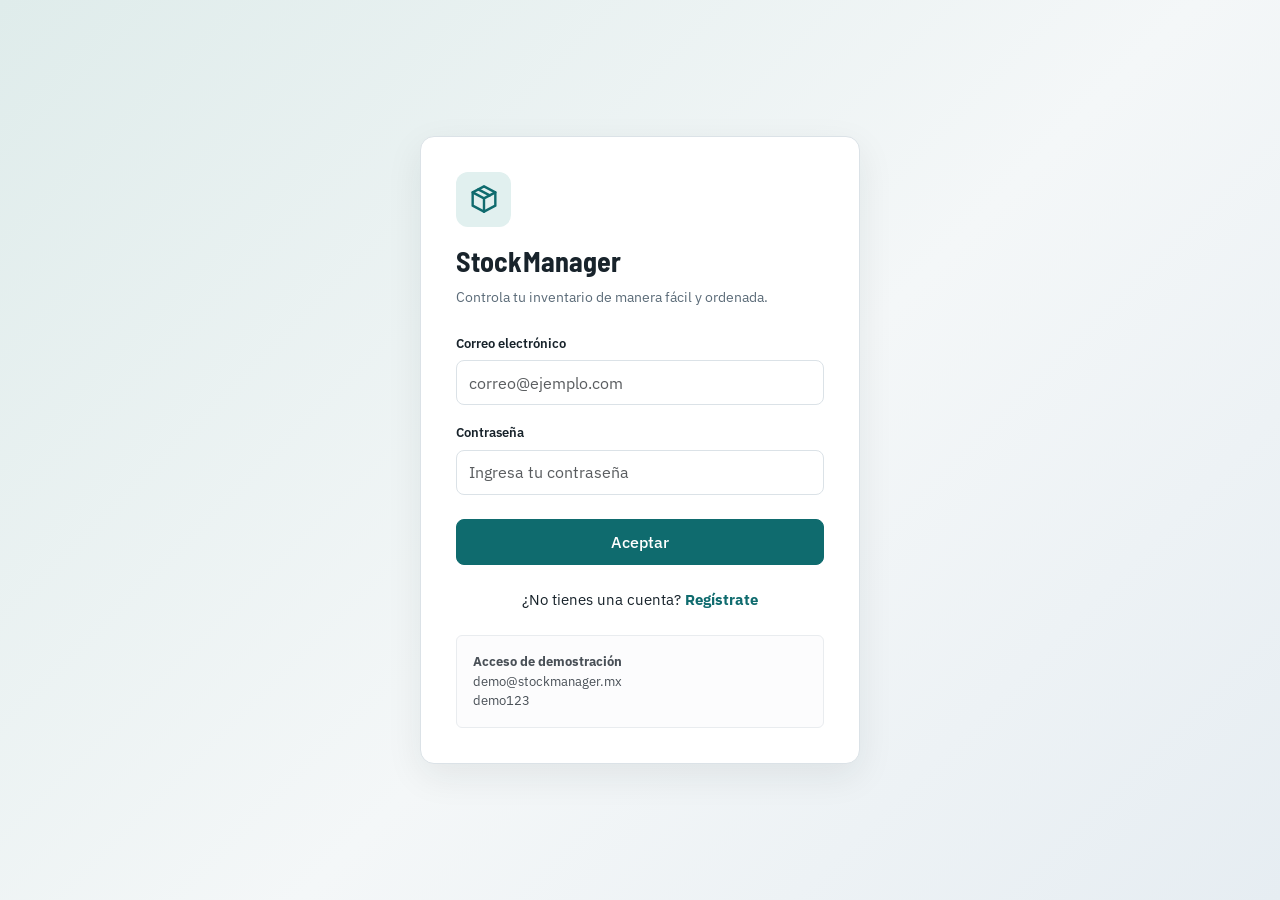
<file: index.html>
<!DOCTYPE html>
<html lang="es">
<head>
    <meta charset="UTF-8">
    <meta name="viewport" content="width=device-width, initial-scale=1.0">
    <title>StockManager | Iniciar sesión</title>

    <link href="https://cdn.jsdelivr.net/npm/bootstrap@5.3.3/dist/css/bootstrap.min.css" rel="stylesheet">
    <link rel="stylesheet" href="https://cdnjs.cloudflare.com/ajax/libs/animate.css/4.1.1/animate.min.css">
    <link rel="preconnect" href="https://fonts.googleapis.com">
    <link rel="preconnect" href="https://fonts.gstatic.com" crossorigin>
    <link href="https://fonts.googleapis.com/css2?family=Barlow+Semi+Condensed:wght@500;600;700&family=IBM+Plex+Sans:wght@400;500;600&display=swap" rel="stylesheet">
    <link rel="stylesheet" href="css/estilos.css">
</head>
<body data-page="login">

    <main id="app"></main>

    <script src="https://cdn.jsdelivr.net/npm/bootstrap@5.3.3/dist/js/bootstrap.bundle.min.js"></script>
    <script src="js/app.js"></script>
</body>
</html>
</file>
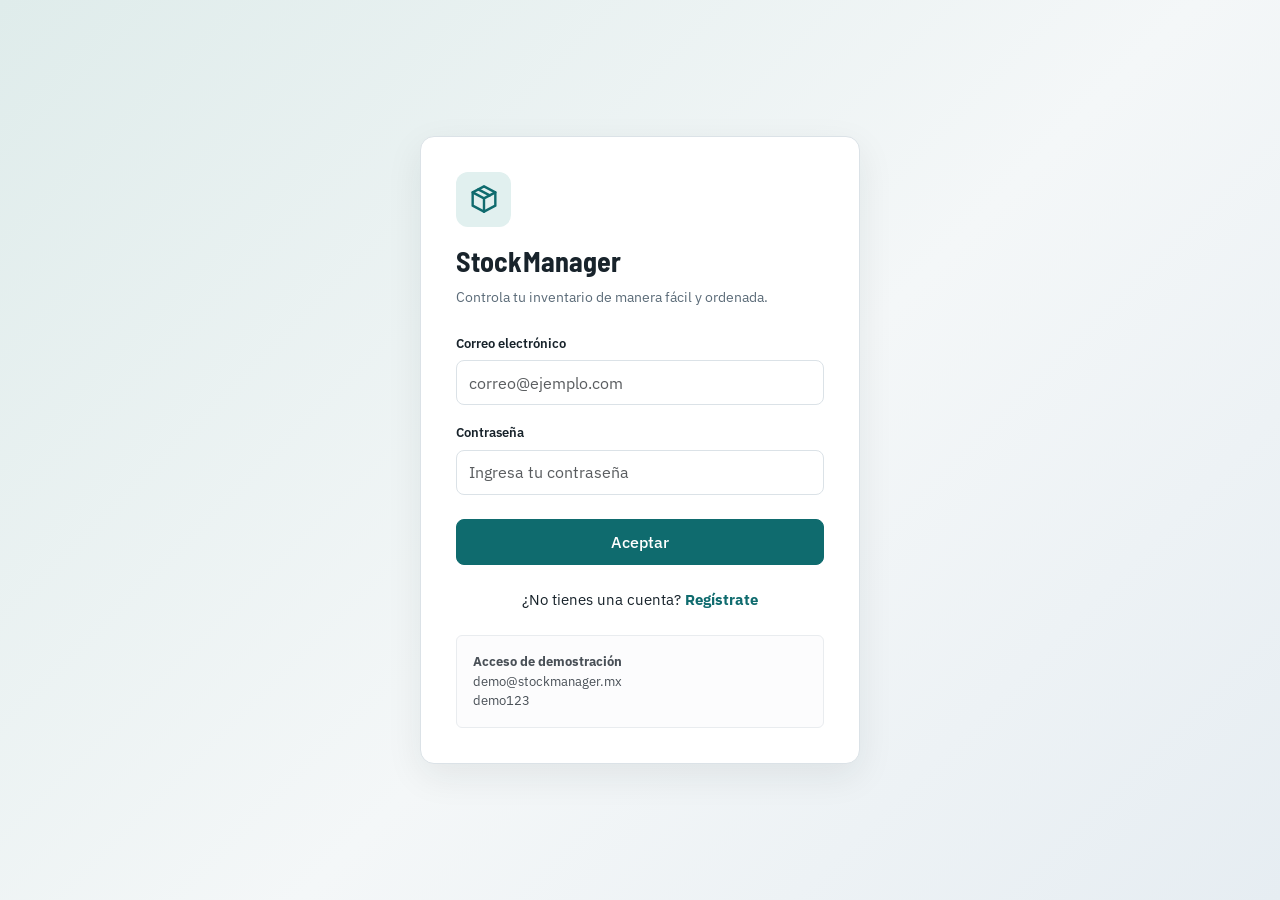
<file: pages/compras.html>
<!DOCTYPE html>
<html lang="es">
<head>
    <meta charset="UTF-8">
    <meta name="viewport" content="width=device-width, initial-scale=1.0">
    <title>StockManager | Compras</title>
    <link href="https://cdn.jsdelivr.net/npm/bootstrap@5.3.3/dist/css/bootstrap.min.css" rel="stylesheet">
    <link rel="stylesheet" href="https://cdnjs.cloudflare.com/ajax/libs/animate.css/4.1.1/animate.min.css">
    <link rel="preconnect" href="https://fonts.googleapis.com">
    <link rel="preconnect" href="https://fonts.gstatic.com" crossorigin>
    <link href="https://fonts.googleapis.com/css2?family=Barlow+Semi+Condensed:wght@500;600;700&family=IBM+Plex+Sans:wght@400;500;600&display=swap" rel="stylesheet">
    <link rel="stylesheet" href="../css/estilos.css">
</head>
<body data-page="compras">
    <main id="app"></main>
    <script src="https://cdn.jsdelivr.net/npm/bootstrap@5.3.3/dist/js/bootstrap.bundle.min.js"></script>
    <script src="../js/app.js"></script>
</body>
</html>
</file>
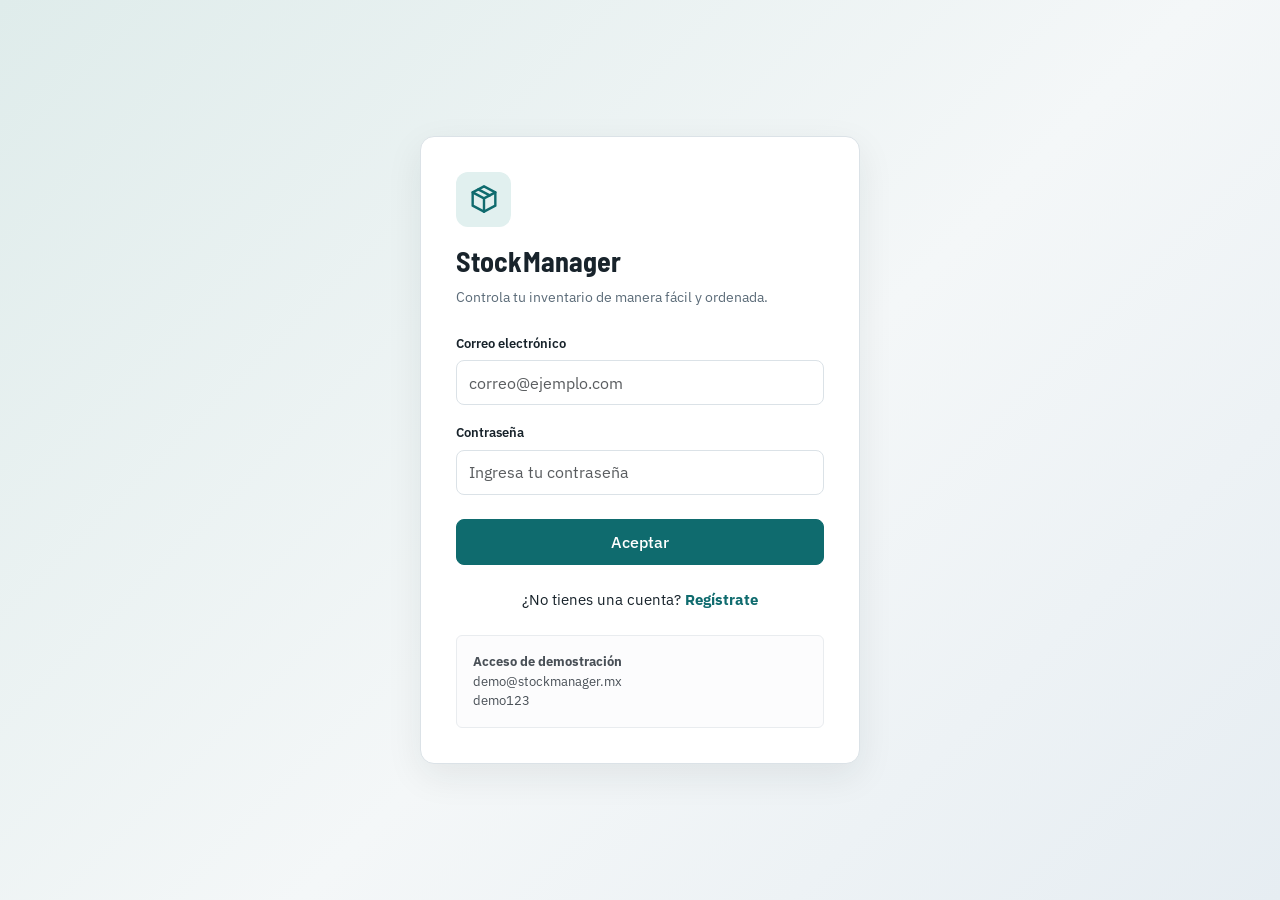
<file: pages/empresa.html>
<!DOCTYPE html>
<html lang="es">
<head>
    <meta charset="UTF-8">
    <meta name="viewport" content="width=device-width, initial-scale=1.0">
    <title>StockManager | Empresa</title>
    <link href="https://cdn.jsdelivr.net/npm/bootstrap@5.3.3/dist/css/bootstrap.min.css" rel="stylesheet">
    <link rel="stylesheet" href="https://cdnjs.cloudflare.com/ajax/libs/animate.css/4.1.1/animate.min.css">
    <link rel="preconnect" href="https://fonts.googleapis.com">
    <link rel="preconnect" href="https://fonts.gstatic.com" crossorigin>
    <link href="https://fonts.googleapis.com/css2?family=Barlow+Semi+Condensed:wght@500;600;700&family=IBM+Plex+Sans:wght@400;500;600&display=swap" rel="stylesheet">
    <link rel="stylesheet" href="../css/estilos.css">
</head>
<body data-page="empresa">
    <main id="app"></main>
    <script src="https://cdn.jsdelivr.net/npm/bootstrap@5.3.3/dist/js/bootstrap.bundle.min.js"></script>
    <script src="../js/app.js"></script>
</body>
</html>
</file>
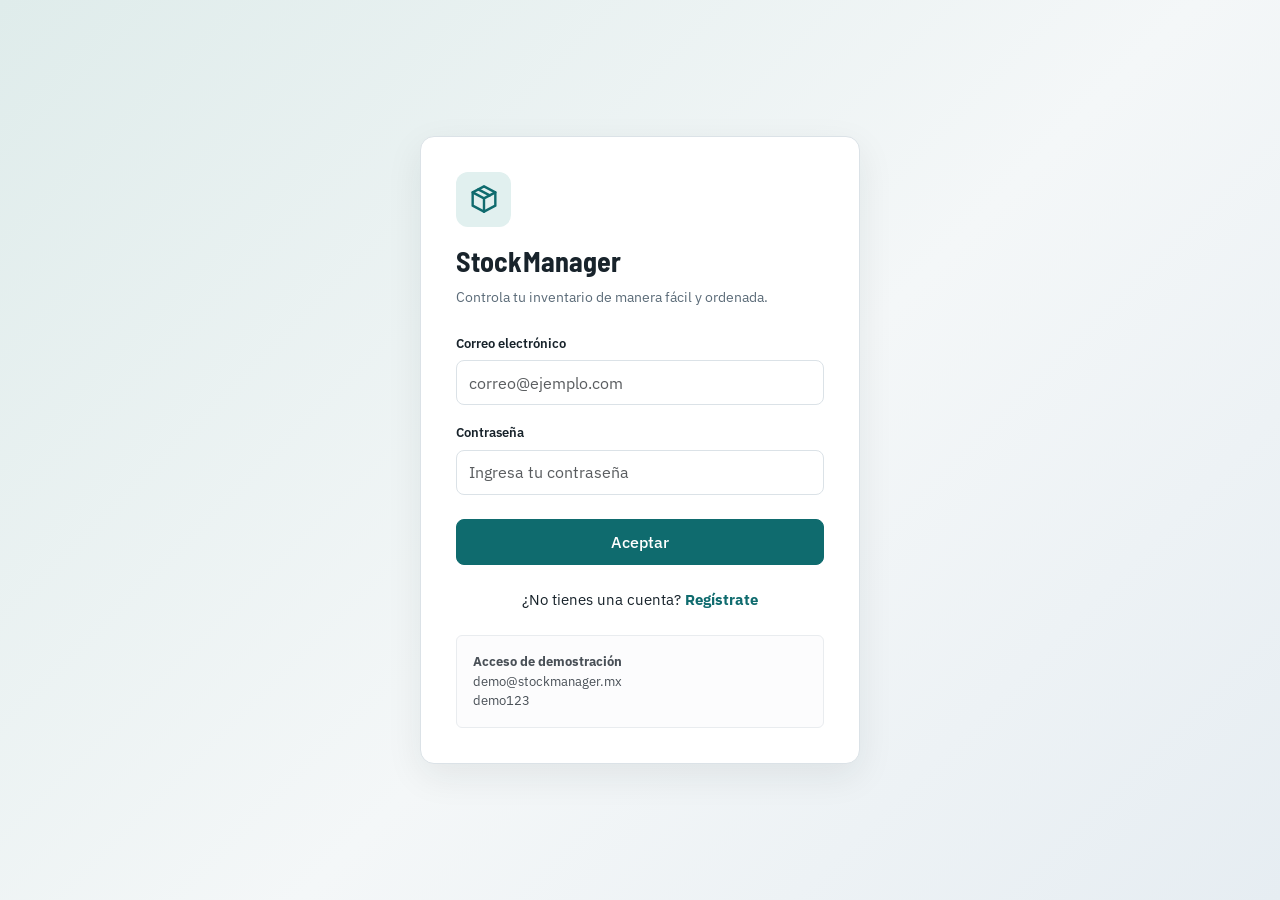
<file: pages/movimientos.html>
<!DOCTYPE html>
<html lang="es">
<head>
    <meta charset="UTF-8">
    <meta name="viewport" content="width=device-width, initial-scale=1.0">
    <title>StockManager | Movimientos</title>
    <link href="https://cdn.jsdelivr.net/npm/bootstrap@5.3.3/dist/css/bootstrap.min.css" rel="stylesheet">
    <link rel="stylesheet" href="https://cdnjs.cloudflare.com/ajax/libs/animate.css/4.1.1/animate.min.css">
    <link rel="preconnect" href="https://fonts.googleapis.com">
    <link rel="preconnect" href="https://fonts.gstatic.com" crossorigin>
    <link href="https://fonts.googleapis.com/css2?family=Barlow+Semi+Condensed:wght@500;600;700&family=IBM+Plex+Sans:wght@400;500;600&display=swap" rel="stylesheet">
    <link rel="stylesheet" href="../css/estilos.css">
</head>
<body data-page="movimientos">
    <main id="app"></main>
    <script src="https://cdn.jsdelivr.net/npm/bootstrap@5.3.3/dist/js/bootstrap.bundle.min.js"></script>
    <script src="../js/app.js"></script>
</body>
</html>
</file>
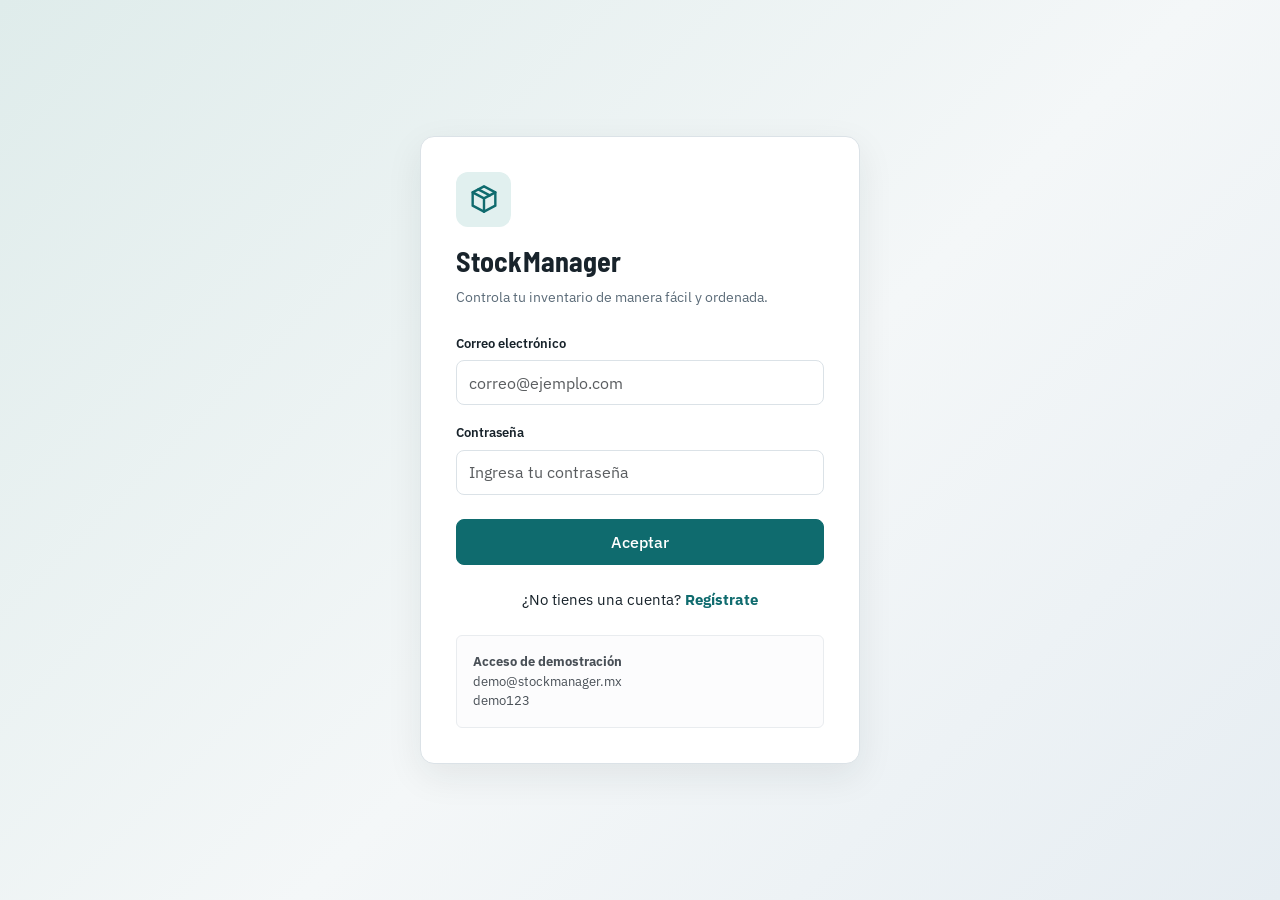
<file: pages/perfil.html>
<!DOCTYPE html>
<html lang="es">
<head>
    <meta charset="UTF-8">
    <meta name="viewport" content="width=device-width, initial-scale=1.0">
    <title>StockManager | Mi perfil</title>
    <link href="https://cdn.jsdelivr.net/npm/bootstrap@5.3.3/dist/css/bootstrap.min.css" rel="stylesheet">
    <link rel="stylesheet" href="https://cdnjs.cloudflare.com/ajax/libs/animate.css/4.1.1/animate.min.css">
    <link rel="preconnect" href="https://fonts.googleapis.com">
    <link rel="preconnect" href="https://fonts.gstatic.com" crossorigin>
    <link href="https://fonts.googleapis.com/css2?family=Barlow+Semi+Condensed:wght@500;600;700&family=IBM+Plex+Sans:wght@400;500;600&display=swap" rel="stylesheet">
    <link rel="stylesheet" href="../css/estilos.css">
</head>
<body data-page="perfil">
    <main id="app"></main>
    <script src="https://cdn.jsdelivr.net/npm/bootstrap@5.3.3/dist/js/bootstrap.bundle.min.js"></script>
    <script src="../js/app.js"></script>
</body>
</html>
</file>
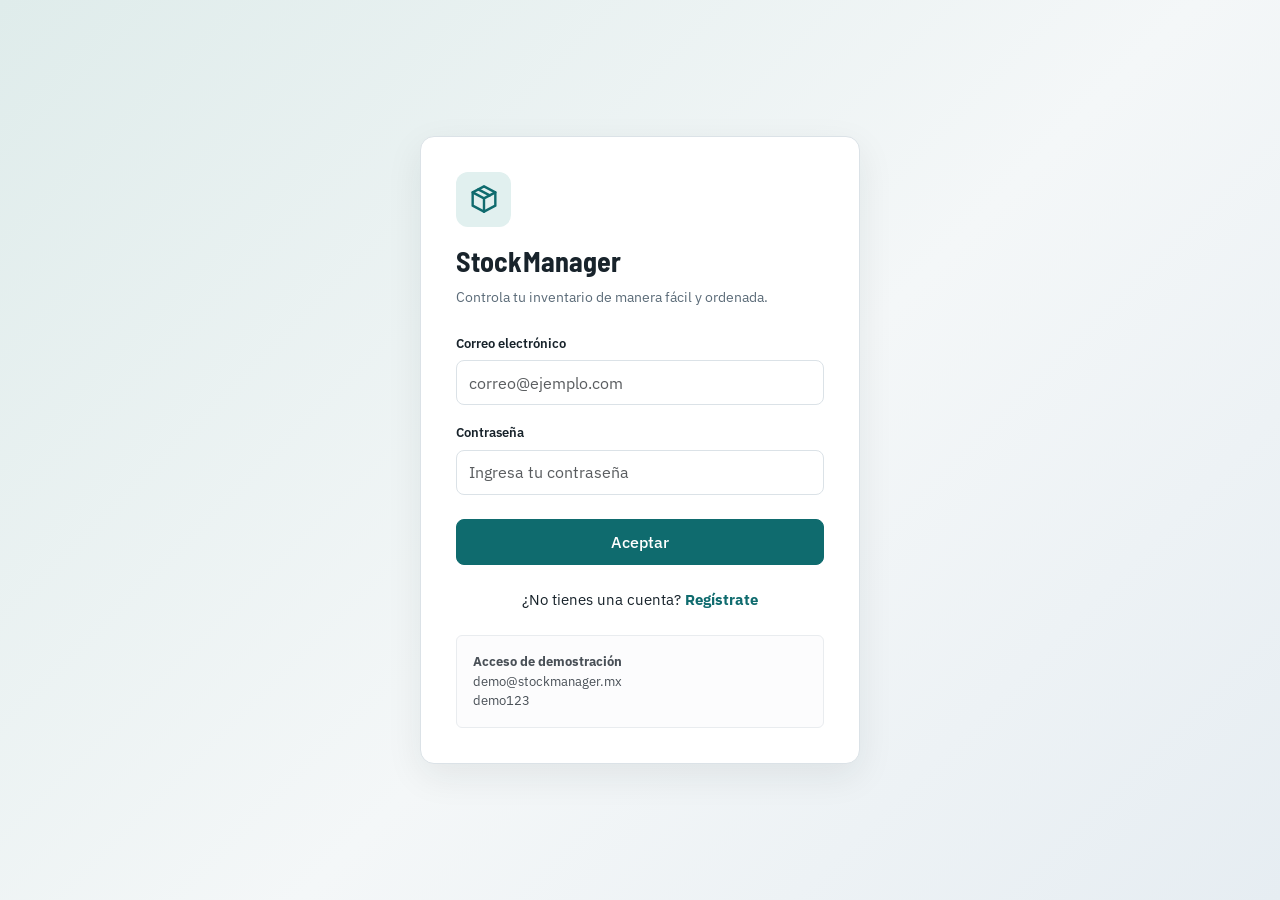
<file: pages/productos.html>
<!DOCTYPE html>
<html lang="es">
<head>
    <meta charset="UTF-8">
    <meta name="viewport" content="width=device-width, initial-scale=1.0">
    <title>StockManager | Productos</title>
    <link href="https://cdn.jsdelivr.net/npm/bootstrap@5.3.3/dist/css/bootstrap.min.css" rel="stylesheet">
    <link rel="stylesheet" href="https://cdnjs.cloudflare.com/ajax/libs/animate.css/4.1.1/animate.min.css">
    <link rel="preconnect" href="https://fonts.googleapis.com">
    <link rel="preconnect" href="https://fonts.gstatic.com" crossorigin>
    <link href="https://fonts.googleapis.com/css2?family=Barlow+Semi+Condensed:wght@500;600;700&family=IBM+Plex+Sans:wght@400;500;600&display=swap" rel="stylesheet">
    <link rel="stylesheet" href="../css/estilos.css">
</head>
<body data-page="productos">
    <main id="app"></main>
    <script src="https://cdn.jsdelivr.net/npm/bootstrap@5.3.3/dist/js/bootstrap.bundle.min.js"></script>
    <script src="../js/app.js"></script>
</body>
</html>
</file>
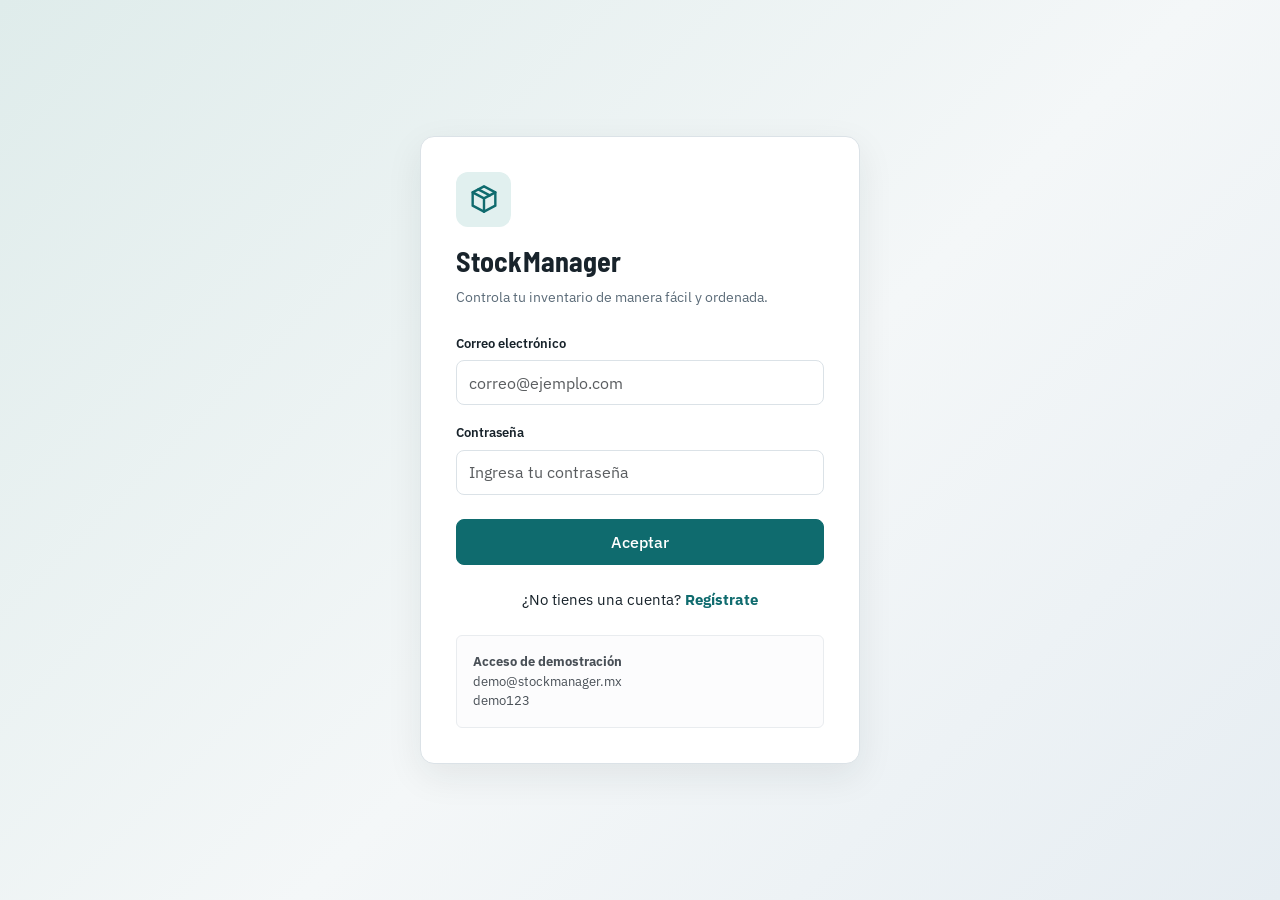
<file: pages/proveedores.html>
<!DOCTYPE html>
<html lang="es">
<head>
    <meta charset="UTF-8">
    <meta name="viewport" content="width=device-width, initial-scale=1.0">
    <title>StockManager | Proveedores</title>
    <link href="https://cdn.jsdelivr.net/npm/bootstrap@5.3.3/dist/css/bootstrap.min.css" rel="stylesheet">
    <link rel="stylesheet" href="https://cdnjs.cloudflare.com/ajax/libs/animate.css/4.1.1/animate.min.css">
    <link rel="preconnect" href="https://fonts.googleapis.com">
    <link rel="preconnect" href="https://fonts.gstatic.com" crossorigin>
    <link href="https://fonts.googleapis.com/css2?family=Barlow+Semi+Condensed:wght@500;600;700&family=IBM+Plex+Sans:wght@400;500;600&display=swap" rel="stylesheet">
    <link rel="stylesheet" href="../css/estilos.css">
</head>
<body data-page="proveedores">
    <main id="app"></main>
    <script src="https://cdn.jsdelivr.net/npm/bootstrap@5.3.3/dist/js/bootstrap.bundle.min.js"></script>
    <script src="../js/app.js"></script>
</body>
</html>
</file>
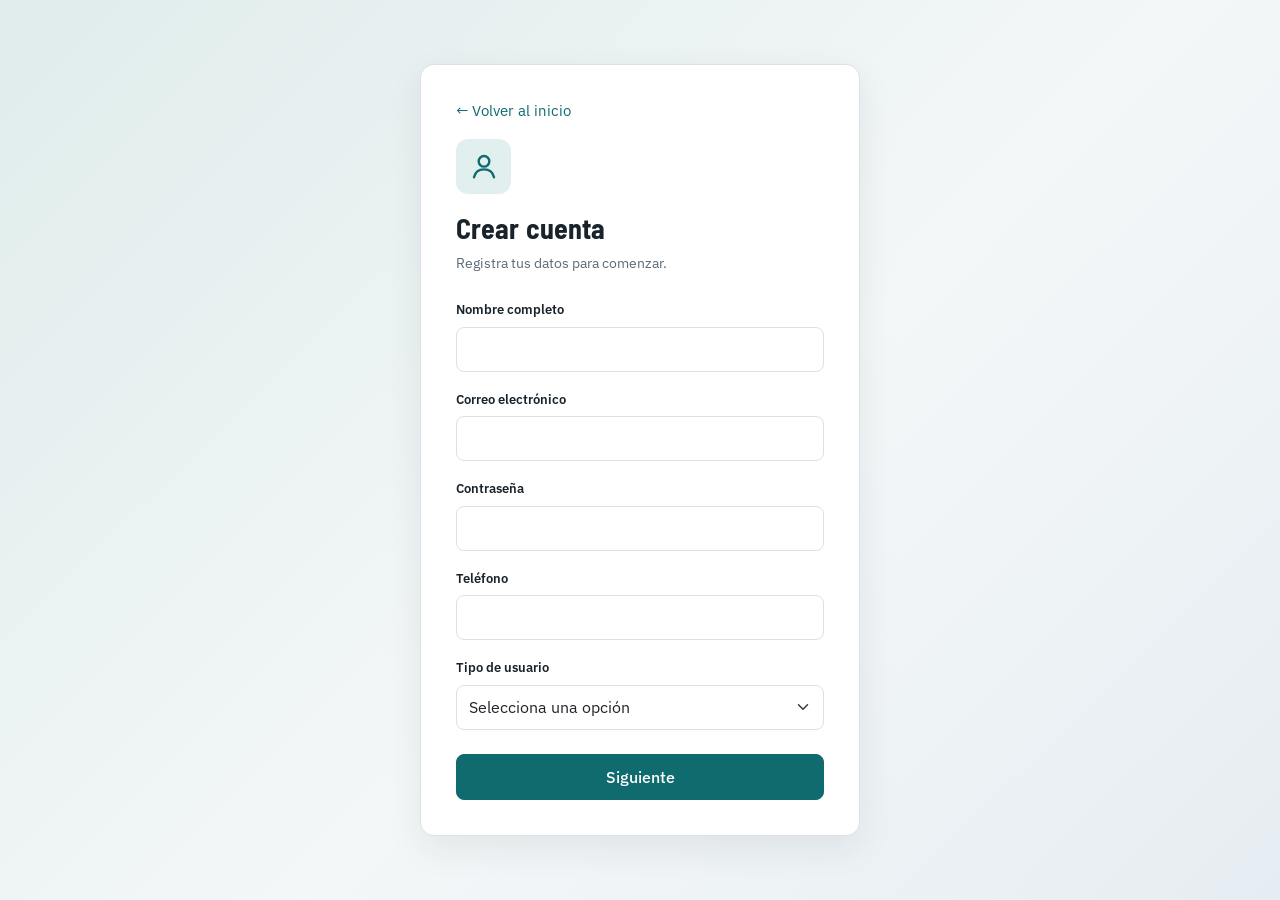
<file: pages/registro.html>
<!DOCTYPE html>
<html lang="es">
<head>
    <meta charset="UTF-8">
    <meta name="viewport" content="width=device-width, initial-scale=1.0">
    <title>StockManager | Registro</title>
    <link href="https://cdn.jsdelivr.net/npm/bootstrap@5.3.3/dist/css/bootstrap.min.css" rel="stylesheet">
    <link rel="stylesheet" href="https://cdnjs.cloudflare.com/ajax/libs/animate.css/4.1.1/animate.min.css">
    <link rel="preconnect" href="https://fonts.googleapis.com">
    <link rel="preconnect" href="https://fonts.gstatic.com" crossorigin>
    <link href="https://fonts.googleapis.com/css2?family=Barlow+Semi+Condensed:wght@500;600;700&family=IBM+Plex+Sans:wght@400;500;600&display=swap" rel="stylesheet">
    <link rel="stylesheet" href="../css/estilos.css">
</head>
<body data-page="registro">
    <main id="app"></main>
    <script src="https://cdn.jsdelivr.net/npm/bootstrap@5.3.3/dist/js/bootstrap.bundle.min.js"></script>
    <script src="../js/app.js"></script>
</body>
</html>
</file>
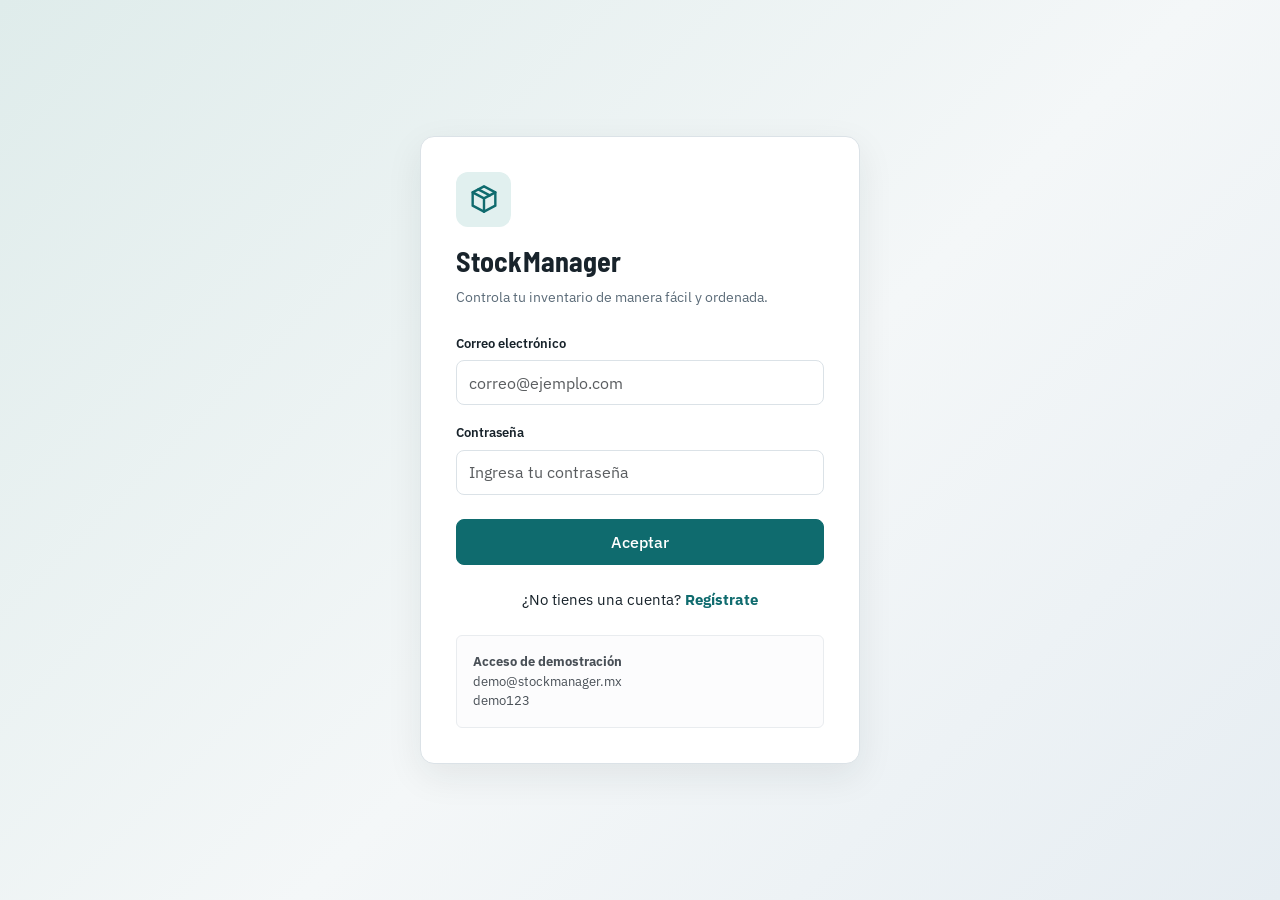
<file: pages/ventas.html>
<!DOCTYPE html>
<html lang="es">
<head>
    <meta charset="UTF-8">
    <meta name="viewport" content="width=device-width, initial-scale=1.0">
    <title>StockManager | Ventas</title>
    <link href="https://cdn.jsdelivr.net/npm/bootstrap@5.3.3/dist/css/bootstrap.min.css" rel="stylesheet">
    <link rel="stylesheet" href="https://cdnjs.cloudflare.com/ajax/libs/animate.css/4.1.1/animate.min.css">
    <link rel="preconnect" href="https://fonts.googleapis.com">
    <link rel="preconnect" href="https://fonts.gstatic.com" crossorigin>
    <link href="https://fonts.googleapis.com/css2?family=Barlow+Semi+Condensed:wght@500;600;700&family=IBM+Plex+Sans:wght@400;500;600&display=swap" rel="stylesheet">
    <link rel="stylesheet" href="../css/estilos.css">
</head>
<body data-page="ventas">
    <main id="app"></main>
    <script src="https://cdn.jsdelivr.net/npm/bootstrap@5.3.3/dist/js/bootstrap.bundle.min.js"></script>
    <script src="../js/app.js"></script>
</body>
</html>
</file>
<file: css/estilos.css>
:root {
    --principal: #0f6b6e;
    --principal-oscuro: #0a5154;
    --principal-claro: #e1f0ef;
    --fondo: #eef1f3;
    --texto: #18232b;
    --secundario: #5b6b78;
    --borde: #dbe2e7;
    --blanco: #ffffff;
    --verde: #2f9e5b;
    --amarillo: #e0a100;
    --rojo: #d64545;

    --fuente-titulos: "Barlow Semi Condensed", "Arial Narrow", Arial, sans-serif;
    --fuente-texto: "IBM Plex Sans", "Segoe UI", Arial, sans-serif;

    --bs-body-font-family: var(--fuente-texto);
}

* {
    box-sizing: border-box;
}

body {
    margin: 0;
    background: var(--fondo);
    color: var(--texto);
    font-family: var(--fuente-texto);
    font-size: 15px;
    line-height: 1.5;
}

h1, h2, h3, h4, .sidebar-brand, .section-title {
    font-family: var(--fuente-titulos);
    letter-spacing: .1px;
}

a {
    text-decoration: none;
}

button, input, select, textarea {
    font: inherit;
}

.table td, .table th, .stat-card h3, .form-control[type="number"] {
    font-variant-numeric: tabular-nums;
}

:focus-visible {
    outline: 3px solid #0f6b6e55;
    outline-offset: 2px;
}

.btn-primary {
    background: var(--principal);
    border-color: var(--principal);
}

.btn-primary:hover, .btn-primary:focus, .btn-primary:active {
    background: var(--principal-oscuro) !important;
    border-color: var(--principal-oscuro) !important;
}

.btn-success {
    background: var(--verde);
    border-color: var(--verde);
}

.text-purple {
    color: var(--principal);
}

.form-control, .form-select {
    min-height: 45px;
    border-radius: 8px;
    border-color: var(--borde);
}

.form-control:focus, .form-select:focus {
    border-color: var(--principal);
    box-shadow: 0 0 0 3px #0f6b6e22;
}

.btn {
    border-radius: 8px;
    padding: 10px 16px;
    font-weight: 500;
}

.form-label {
    font-size: 13px;
    font-weight: 600;
    margin-bottom: 7px;
}

.login-page {
    min-height: 100vh;
    display: flex;
    align-items: center;
    justify-content: center;
    padding: 25px;
    background: linear-gradient(135deg, #dfeceb, #f4f7f8 55%, #e6edf2);
}

.login-card {
    width: 100%;
    max-width: 440px;
    padding: 35px;
    background: var(--blanco);
    border: 1px solid var(--borde);
    border-radius: 14px;
    box-shadow: 0 12px 36px #18232b14;
}

.brand-icon {
    width: 55px;
    height: 55px;
    display: flex;
    align-items: center;
    justify-content: center;
    border-radius: 12px;
    background: var(--principal-claro);
    color: var(--principal);
    font-size: 27px;
    margin-bottom: 18px;
}

.app-layout {
    min-height: 100vh;
}

.sidebar {
    width: 245px;
    min-height: 100vh;
    background: var(--blanco);
    border-right: 1px solid var(--borde);
    padding: 25px 16px;
    position: fixed;
    left: 0;
    top: 0;
    bottom: 0;
    z-index: 100;
    overflow-y: auto;
    transition: transform .25s ease;
}

.sidebar-brand {
    display: flex;
    align-items: center;
    gap: 11px;
    padding: 0 10px 26px;
    font-size: 24px;
    font-weight: 700;
    color: var(--texto);
}

.sidebar-brand span {
    color: var(--principal);
}

.sidebar-label {
    padding: 8px 12px;
    color: var(--secundario);
    font-size: 12px;
    font-weight: 600;
}

.sidebar-link {
    display: flex;
    align-items: center;
    gap: 12px;
    padding: 11px 14px;
    margin: 3px 0;
    border-radius: 8px;
    border-left: 3px solid transparent;
    color: #46555f;
    font-weight: 500;
    transition: background .2s, color .2s;
}

.sidebar-link:hover {
    background: var(--fondo);
    color: var(--principal);
}

.sidebar-link.active {
    background: var(--principal-claro);
    border-left-color: var(--amarillo);
    color: var(--principal-oscuro);
    font-weight: 600;
}

.sidebar-link .nav-icon {
    width: 22px;
    text-align: center;
    font-size: 18px;
}

.main-area {
    margin-left: 245px;
    padding: 28px;
    min-width: 0;
}

.topbar {
    display: flex;
    justify-content: space-between;
    align-items: center;
    gap: 15px;
    margin-bottom: 26px;
}

.topbar h1 {
    font-size: 30px;
    font-weight: 600;
    margin-bottom: 2px;
}

.muted {
    color: var(--secundario);
    font-size: 14px;
}

.panel-card, .stat-card {
    background: var(--blanco);
    border: 1px solid var(--borde);
    border-radius: 12px;
    padding: 22px;
    box-shadow: 0 1px 3px #18232b0d;
}

.stat-card {
    height: 100%;
    display: flex;
    align-items: center;
    gap: 15px;
}

.stat-icon, .icono-fondo {
    width: 48px;
    height: 48px;
    flex-shrink: 0;
    display: flex;
    align-items: center;
    justify-content: center;
    border-radius: 10px;
    background: var(--principal-claro);
    color: var(--principal);
    font-size: 23px;
}

.stat-card h3 {
    font-size: 30px;
    font-weight: 600;
    line-height: 1.1;
    margin: 4px 0;
}

.stat-card p {
    color: var(--secundario);
    margin: 0;
    font-size: 13px;
}

.section-title {
    font-size: 20px;
    font-weight: 600;
    margin-bottom: 16px;
}

.product-image {
    width: 55px;
    height: 55px;
    border-radius: 8px;
    object-fit: cover;
    background: var(--fondo);
}

.product-placeholder {
    width: 55px;
}

.table {
    --bs-table-bg: transparent;
    margin-bottom: 0;
}

.table thead th {
    font-size: 13px;
    font-weight: 600;
    color: var(--secundario);
    background: #f6f8f9;
    border-bottom: 1px solid var(--borde);
    white-space: nowrap;
}

.table td {
    vertical-align: middle;
    border-color: var(--borde);
}

.table tbody tr:hover {
    background: #f6f9f9;
}

.badge-stock {
    display: inline-block;
    padding: 4px 11px;
    border-radius: 6px;
    font-size: 12px;
    font-weight: 600;
    white-space: nowrap;
}

.stock-ok  { background: #e3f4ea; color: #1d7a45; }
.stock-low { background: #fcf0cc; color: #8a6200; }
.stock-out { background: #fbe3e3; color: #a52f2f; }

.mobile-menu-button {
    display: none;
    border: 1px solid var(--borde);
}

.overlay {
    display: none;
    position: fixed;
    inset: 0;
    background: #18232b66;
    z-index: 99;
}

.overlay.show {
    display: block;
}

@media (max-width: 991px) {
    .sidebar {
        transform: translateX(-100%);
    }

    .sidebar.open {
        transform: translateX(0);
        box-shadow: 0 0 30px #18232b33;
    }

    .main-area {
        margin-left: 0;
        padding: 18px;
    }

    .mobile-menu-button {
        display: inline-block;
    }

    .topbar h1 {
        font-size: 25px;
    }
}

@media (prefers-reduced-motion: reduce) {
    * {
        animation: none !important;
        transition: none !important;
    }
}
</file>
